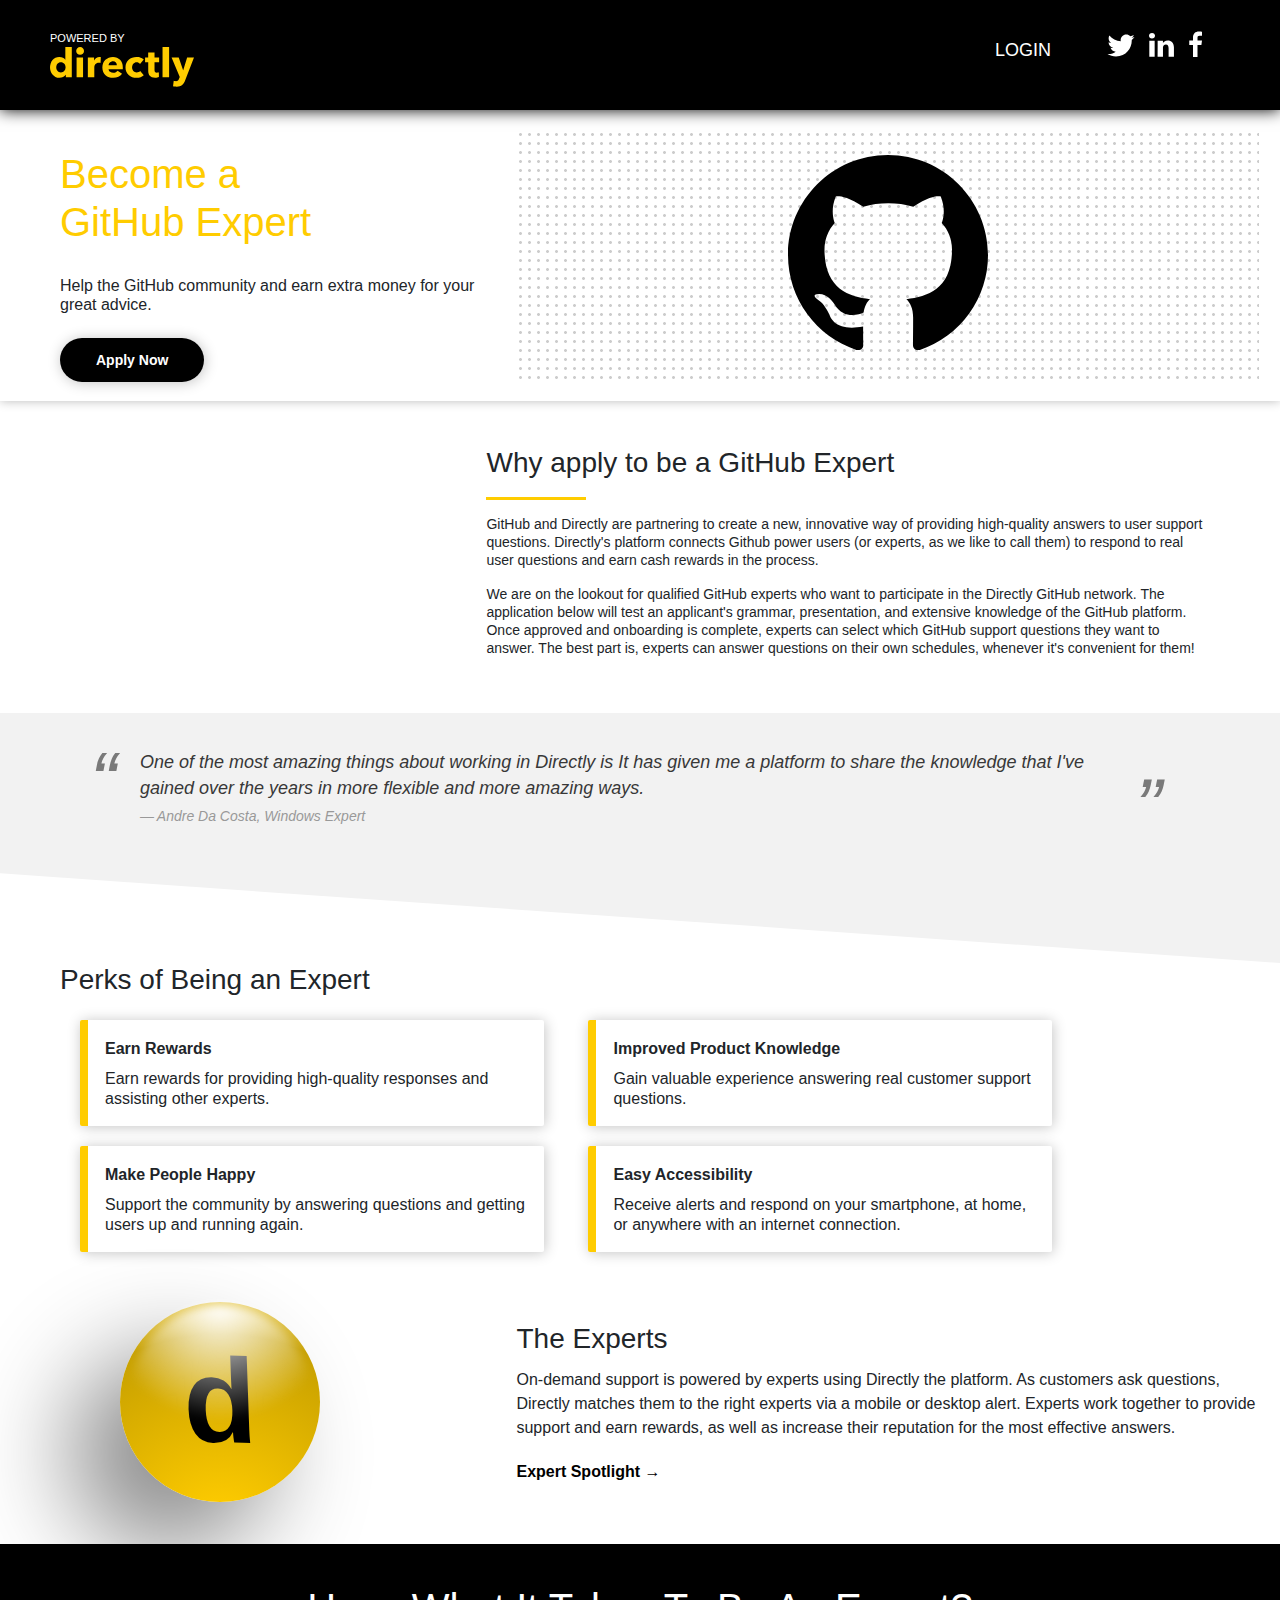
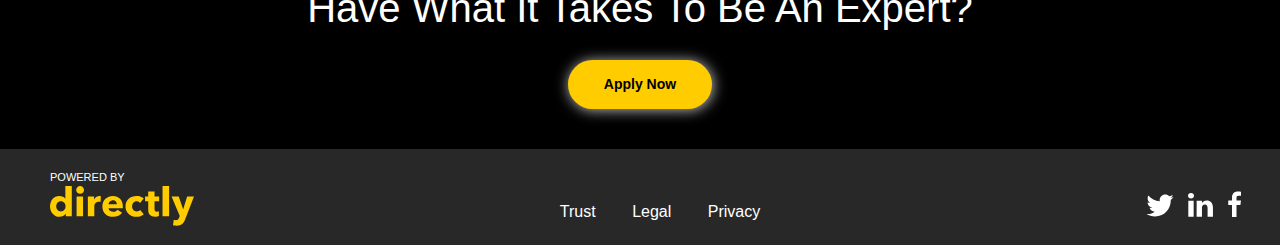
<file: apply/index.html>
<html>

<head>
  <link rel="stylesheet" href="css/index.css" type="text/css">
  <link href="https://maxcdn.bootstrapcdn.com/bootstrap/4.0.0/css/bootstrap.min.css" rel="stylesheet" />
  <link rel="icon" href="images/favicon.png" sizes="32x32">
  <link rel="icon" href="images/favicon.png" sizes="192x192">
  <link rel="apple-touch-icon-precomposed" href="/images/favicon.png">
  <meta name="msapplication-TileImage" content="/images/favicon.png">
</head>

<body>
  <div id="header">
    <div id="directly-logo">
      <span class="poweredby">Powered by</span>
      <img src="images/yellow-logo.svg" alt="Directly Logo" width="144" class="custom-logo" role="img">
    </div>
    <div class="directly-right-nav">
      <div class="textwidget custom-html-widget">
        <div class="social-icons">
          <a class="login-link" href="https://www.directly.com/login/auth?format=html" uk-icon="icon: twitter; ratio: 1.5" alt="Twitter Link" rel="noreferrer noopener">
            LOGIN
          </a><a class="uk-margin-medium-left uk-icon" href="https://twitter.com/directly" uk-icon="icon: twitter; ratio: 1.5" alt="Twitter Link" target="_blank" rel="noreferrer noopener"><svg width="30" height="30" viewBox="0 0 20 20"
              xmlns="http://www.w3.org/2000/svg">
              <path
                d="M19,4.74 C18.339,5.029 17.626,5.229 16.881,5.32 C17.644,4.86 18.227,4.139 18.503,3.28 C17.79,3.7 17.001,4.009 16.159,4.17 C15.485,3.45 14.526,3 13.464,3 C11.423,3 9.771,4.66 9.771,6.7 C9.771,6.99 9.804,7.269 9.868,7.539 C6.795,7.38 4.076,5.919 2.254,3.679 C1.936,4.219 1.754,4.86 1.754,5.539 C1.754,6.82 2.405,7.95 3.397,8.61 C2.79,8.589 2.22,8.429 1.723,8.149 L1.723,8.189 C1.723,9.978 2.997,11.478 4.686,11.82 C4.376,11.899 4.049,11.939 3.713,11.939 C3.475,11.939 3.245,11.919 3.018,11.88 C3.49,13.349 4.852,14.419 6.469,14.449 C5.205,15.429 3.612,16.019 1.882,16.019 C1.583,16.019 1.29,16.009 1,15.969 C2.635,17.019 4.576,17.629 6.662,17.629 C13.454,17.629 17.17,12 17.17,7.129 C17.17,6.969 17.166,6.809 17.157,6.649 C17.879,6.129 18.504,5.478 19,4.74">
              </path>
            </svg></a><a class="uk-margin-small-left uk-margin-small-right uk-icon" href="https://www.linkedin.com/company/2830004" uk-icon="icon: linkedin; ratio: 1.5" alt="LinkedIn Link" target="_blank" rel="noreferrer noopener"><svg width="30"
              height="30" viewBox="0 0 20 20" xmlns="http://www.w3.org/2000/svg">
              <path d="M5.77,17.89 L5.77,7.17 L2.21,7.17 L2.21,17.89 L5.77,17.89 L5.77,17.89 Z M3.99,5.71 C5.23,5.71 6.01,4.89 6.01,3.86 C5.99,2.8 5.24,2 4.02,2 C2.8,2 2,2.8 2,3.85 C2,4.88 2.77,5.7 3.97,5.7 L3.99,5.7 L3.99,5.71 L3.99,5.71 Z"></path>
              <path
                d="M7.75,17.89 L11.31,17.89 L11.31,11.9 C11.31,11.58 11.33,11.26 11.43,11.03 C11.69,10.39 12.27,9.73 13.26,9.73 C14.55,9.73 15.06,10.71 15.06,12.15 L15.06,17.89 L18.62,17.89 L18.62,11.74 C18.62,8.45 16.86,6.92 14.52,6.92 C12.6,6.92 11.75,7.99 11.28,8.73 L11.3,8.73 L11.3,7.17 L7.75,7.17 C7.79,8.17 7.75,17.89 7.75,17.89 L7.75,17.89 L7.75,17.89 Z">
              </path>
            </svg></a><a class="uk-icon uk-icon-fb" href="https://www.facebook.com/askdirectly" uk-icon="icon: facebook;ratio: 1.5" alt="Facebook Link" target="_blank" rel="noreferrer noopener"><svg width="30" height="30" viewBox="0 0 20 20"
              xmlns="http://www.w3.org/2000/svg">
              <path d="M11,10h2.6l0.4-3H11V5.3c0-0.9,0.2-1.5,1.5-1.5H14V1.1c-0.3,0-1-0.1-2.1-0.1C9.6,1,8,2.4,8,5v2H5.5v3H8v8h3V10z"></path>
            </svg></a> </div>
      </div>
    </div>
  </div>
  <div id="content">
    <div id="panel1" class="top-panel panel">
      <div class="p1-left left-col">
        <H1>Become a<br />GitHub Expert</H1>
        <H2>Help the GitHub community and earn extra money for your great advice.</H2>
        <a href="https://github.directly.com/apply/verify?referrer=GitHub_Community" class="cta">Apply Now</a>
      </div>
      <div class="p1-right right-col">
        <svg class="octicon octicon-mark-github v-align-middle" height="200" width="200" viewBox="0 0 16 16" version="1.1" aria-hidden="true">
          <path fill-rule="evenodd"
            d="M8 0C3.58 0 0 3.58 0 8c0 3.54 2.29 6.53 5.47 7.59.4.07.55-.17.55-.38 0-.19-.01-.82-.01-1.49-2.01.37-2.53-.49-2.69-.94-.09-.23-.48-.94-.82-1.13-.28-.15-.68-.52-.01-.53.63-.01 1.08.58 1.23.82.72 1.21 1.87.87 2.33.66.07-.52.28-.87.51-1.07-1.78-.2-3.64-.89-3.64-3.95 0-.87.31-1.59.82-2.15-.08-.2-.36-1.02.08-2.12 0 0 .67-.21 2.2.82.64-.18 1.32-.27 2-.27.68 0 1.36.09 2 .27 1.53-1.04 2.2-.82 2.2-.82.44 1.1.16 1.92.08 2.12.51.56.82 1.27.82 2.15 0 3.07-1.87 3.75-3.65 3.95.29.25.54.73.54 1.48 0 1.07-.01 1.93-.01 2.2 0 .21.15.46.55.38A8.013 8.013 0 0016 8c0-4.42-3.58-8-8-8z">
          </path>
        </svg>
      </div>
    </div>
    <div id="panel2" class="middle-panel panel">
      <div class="p2-left left-col embed-responsive embed-responsive-16by9">
          <iframe lass="embed-responsive-item" src="https://player.vimeo.com/video/180912063" frameborder="0" allow="autoplay; fullscreen" allowfullscreen></iframe>
        </div>
      <div class="p2-right right-col">
        <h3>
          Why apply to be a GitHub Expert
        </h3>
        <div class="std-txt">
          <p>GitHub and Directly are partnering to create a new, innovative way of providing high-quality answers to user support questions. Directly's platform connects Github power users (or experts, as we like to call them) to respond to real user questions and earn cash rewards in the process.</p>
          <p>We are on the lookout for qualified GitHub experts who want to participate in the Directly GitHub network. The application below will test an applicant's grammar, presentation, and extensive knowledge of the GitHub platform. Once approved and onboarding is complete, experts can select which GitHub support questions they want to answer. The best part is, experts can answer questions on their own schedules, whenever it's convenient for them!</p>
        </div>
            </div>

    </div>
    <div id="panel3" class="bottom-panel panel angle--bottom-left">
      <div id="agent-quote">
      <blockquote>
One of the most amazing things about working in Directly is It has given me a platform to share the knowledge that I've gained over the years in more flexible and more amazing ways.
<cite>Andre Da Costa, Windows Expert</cite>
</blockquote>
</div>
    </div>
    <div id="panel4" class="bottom-panel panel">
      <div>
      <h3>Perks of Being an Expert</h3>
      <div class="perk-card">
        <span class="perk-title">Earn Rewards</span>
        <span class="perk-txt">Earn rewards for providing high-quality responses and assisting other experts.</span>
      </div>
      <div class="perk-card">
        <span class="perk-title">Improved Product Knowledge</span>
        <span class="perk-txt">Gain valuable experience answering real customer support questions.&nbsp;&nbsp;&nbsp;&nbsp;&nbsp;&nbsp;&nbsp;&nbsp;&nbsp;&nbsp;&nbsp;&nbsp;&nbsp;&nbsp;&nbsp;&nbsp;&nbsp;&nbsp;&nbsp;&nbsp;&nbsp;&nbsp;&nbsp;&nbsp;</span>
      </div>
      <div class="perk-card">
        <span class="perk-title">Make People Happy</span>
        <span class="perk-txt">Support the community by answering questions and getting users up and running again.</span>
      </div>
      <div class="perk-card">
        <span class="perk-title">Easy Accessibility</span>
        <span class="perk-txt">Receive alerts and respond on your smartphone, at home, or anywhere with an internet connection.</span>
      </div>
    </div>
    </div>
      <div id="panel5" class="bottom-panel panel">
      <div class="p5-left left-col">
        <section class="stage">
  <figure class="ball">
    <span class="shadow"></span>
    <span class="directly-d"></span>
  </figure>
</section>
      </div>
      <div class="p5-right right-col">
        <h3>The Experts</h3>
        On-demand support is powered by experts using Directly the platform. As customers ask questions, Directly matches them to the right experts via a mobile or desktop alert. Experts work together to provide support and earn rewards, as well as increase their reputation for the most effective answers.
        <div class="expert-spotlight"><a href="https://www.directly.com/blog/?category=expert-spotlight" >Expert Spotlight →</a></div>

      </div>

    </div>
    <div id="panel6" class="bottom-panel panel">
      <div class="center">
        <h1>Have What It Takes To Be An Expert?
        </h1>
        <a href="https://github.directly.com/apply/verify?referrer=GitHub_Community" class="cta">Apply Now</a>
      </div>
    </div>
  </div>
    <div id="footer">
      <div id="directly-logo">
        <span class="poweredby">Powered by</span>
        <img src="images/yellow-logo.svg" alt="Directly Logo" width="144" class="custom-logo" role="img">
      </div>
      <div id="menu-footer-div" class="directly-middle-nav">
        <ul id="menu-footer" class="uk-subnav">
        <li class="menu-item"><a href="https://directly.com/trust/">Trust</a><p class="menu-title"><a href="https://directly.com/trust/"><span class="menu-description"> </span></a></p></li>
        <li class="menu-item"><a href="https://directly.com/legal/">Legal</a><p class="menu-title"><a href="https://directly.com/legal/"><span class="menu-description"> </span></a></p></li>
        <li class="menu-item"><a href="https://directly.com/legal/privacy/">Privacy</a></li>
        </ul>
      </div>
      <div class="directly-right-nav">
        <div class="textwidget custom-html-widget">
          <div class="social-icons">
          <a class="uk-margin-medium-left uk-icon" href="https://twitter.com/directly" uk-icon="icon: twitter; ratio: 1.5" alt="Twitter Link" target="_blank" rel="noreferrer noopener"><svg width="30" height="30" viewBox="0 0 20 20"
                xmlns="http://www.w3.org/2000/svg">
                <path
                  d="M19,4.74 C18.339,5.029 17.626,5.229 16.881,5.32 C17.644,4.86 18.227,4.139 18.503,3.28 C17.79,3.7 17.001,4.009 16.159,4.17 C15.485,3.45 14.526,3 13.464,3 C11.423,3 9.771,4.66 9.771,6.7 C9.771,6.99 9.804,7.269 9.868,7.539 C6.795,7.38 4.076,5.919 2.254,3.679 C1.936,4.219 1.754,4.86 1.754,5.539 C1.754,6.82 2.405,7.95 3.397,8.61 C2.79,8.589 2.22,8.429 1.723,8.149 L1.723,8.189 C1.723,9.978 2.997,11.478 4.686,11.82 C4.376,11.899 4.049,11.939 3.713,11.939 C3.475,11.939 3.245,11.919 3.018,11.88 C3.49,13.349 4.852,14.419 6.469,14.449 C5.205,15.429 3.612,16.019 1.882,16.019 C1.583,16.019 1.29,16.009 1,15.969 C2.635,17.019 4.576,17.629 6.662,17.629 C13.454,17.629 17.17,12 17.17,7.129 C17.17,6.969 17.166,6.809 17.157,6.649 C17.879,6.129 18.504,5.478 19,4.74">
                </path>
              </svg></a><a class="uk-margin-small-left uk-margin-small-right uk-icon" href="https://www.linkedin.com/company/2830004" uk-icon="icon: linkedin; ratio: 1.5" alt="LinkedIn Link" target="_blank" rel="noreferrer noopener"><svg width="30"
                height="30" viewBox="0 0 20 20" xmlns="http://www.w3.org/2000/svg">
                <path d="M5.77,17.89 L5.77,7.17 L2.21,7.17 L2.21,17.89 L5.77,17.89 L5.77,17.89 Z M3.99,5.71 C5.23,5.71 6.01,4.89 6.01,3.86 C5.99,2.8 5.24,2 4.02,2 C2.8,2 2,2.8 2,3.85 C2,4.88 2.77,5.7 3.97,5.7 L3.99,5.7 L3.99,5.71 L3.99,5.71 Z"></path>
                <path
                  d="M7.75,17.89 L11.31,17.89 L11.31,11.9 C11.31,11.58 11.33,11.26 11.43,11.03 C11.69,10.39 12.27,9.73 13.26,9.73 C14.55,9.73 15.06,10.71 15.06,12.15 L15.06,17.89 L18.62,17.89 L18.62,11.74 C18.62,8.45 16.86,6.92 14.52,6.92 C12.6,6.92 11.75,7.99 11.28,8.73 L11.3,8.73 L11.3,7.17 L7.75,7.17 C7.79,8.17 7.75,17.89 7.75,17.89 L7.75,17.89 L7.75,17.89 Z">
                </path>
              </svg></a><a class="uk-icon uk-icon-fb" href="https://www.facebook.com/askdirectly" uk-icon="icon: facebook;ratio: 1.5" alt="Facebook Link" target="_blank" rel="noreferrer noopener"><svg width="30" height="30" viewBox="0 0 20 20"
                xmlns="http://www.w3.org/2000/svg">
                <path d="M11,10h2.6l0.4-3H11V5.3c0-0.9,0.2-1.5,1.5-1.5H14V1.1c-0.3,0-1-0.1-2.1-0.1C9.6,1,8,2.4,8,5v2H5.5v3H8v8h3V10z"></path>
              </svg></a> </div>
        </div>
      </div>
    </div>
</body>
</html>
</file>
<file: apply/css/index.css>
/* ========= HEADER/NAVBAR ========== */
html {
  scroll-behavior: smooth;
}

body {
  font-family: 'Open Sans', sans-serif;
  margin: 0;
}
span, p, div, h1, h2, h3, h4{
  font-family: "open-sans", sans-serif;
}

.top-banner {
  background: #FFCC00;
  color: #000;
  z-index: 999;
}

#header {
  background-color: #000;
  box-shadow: 0px 0px 15px #000;
  padding: 30px 50px 80px;
}

#footer {
  background-color: #282828;
  padding: 20px 50px;
}

#directly-logo {
    position: absolute;
}

#header .directly-right-nav {
  width: 240px;
  float: right;
}

#footer .directly-right-nav {
  position: absolute;
  right: 20px;
  width: 120px;
  margin-top: -35px;
}

.poweredby {
  color: #FFF;
  text-transform: uppercase;
  font-size: 11px;
  display: block;
}

a.login-link {
  margin-right: 40px;
  bottom: 4px;
  position: relative;
  font-size: 18px;
  text-decoration: none;
}

a.login-link:hover {
  color: #FFCC00;
}

.social-icons {
  display: inline;
}

.social-icons a {
  color: #FFF;
  padding: 0 5px;
}

.social-icons a.uk-icon-fb {
  padding: 0;
}

.social-icons svg {
  fill: #FFF;
}

.social-icons svg:hover {
  fill: #FFCC00;
}

#panel1 {
  padding: 20px 0 10px 0;
  box-shadow: 0 0 10px #00000045;
  margin-bottom: 25px;
}

#panel1 h1 {
  color: #FFCC00;
}

#panel1 h2 {
  font-weight: 200;
  font-size: 16px;
  margin: 30px 0 36px 0;
}

#panel3 {
  background-color: #F2F2F2;
  margin-top: 20px;
  min-height: 250px;
}

.p1-left {
  /* max-width: 300px;*/
  /*float:left;*/
}

.p1-right {
  /*
  background: url([data-uri]
) repeat;
*/
background: url([data-uri]) repeat;

}

.p1-right.right-col {
  padding: 25px 30px;
}

.p2-left.left-col.embed-responsive.embed-responsive-16by9 {
  width: calc(40% - 100px);
  display: inline-block;
  margin: 5px 35px;
}

.v-align-middle {
  display: block;
  margin: auto;
}

a.cta {
  background: black;
  font-weight: bold;
  text-decoration: none;
  color: white;
  padding: 14px 36px;
  border-radius: 40px;
  font-size: 14px;
  box-shadow: 1px 1px 14px #c4c4c4;
}

#panel6 a.cta {
  background: #FFCC00;
    color: black;
    display: inline-block;
    margin: 20px 0 40px 0;
}

a.cta:hover {
  color: #ffcc00 !important;
  background: #000 !important;
  -webkit-transform: scale(1.1);
  -ms-transform: scale(1.1);
  transform: scale(1.1);
  text-decoration: none;
}

#panel6 a.cta:hover {
    color: #000 !important;
    background: #FFCC00 !important;
    padding: 14px 42px;
    font-weight: 900;
}

.left-col, .right-col {
  display: inline-block;
  vertical-align: top;
  min-width: 280px;
}

.left-col {
  width: 40%;
  padding: 20px 0px 20px 60px;
}

.right-col {
  width: 58%;
  padding: 20px 0px 20px 0px;
}

.std-txt {
  font-weight: 200;
  font-size: 14px;
  line-height: 18px;
  padding-right: 20px;
  margin-top: 30px;
}

h3 {
  padding-bottom: 5px;
  position: relative;
}

#panel2 h3::before {
  content: "";
  position: absolute;
  width: 100px;
  height: 1px;
  bottom: -15px;
  left: 0px;
  border-bottom: 3px solid #FFCC00;
}

.angle--bottom-left {
  position: relative;
  z-index: 10;
  overflow: hidden;
  clip-path: polygon(0 0, 100% 0, 100% 100%, 0 calc(100% - 7vw));
  -webkit-clip-path: polygon(0 0, 100% 0, 100% 100%, 0 calc(100% - 7vw));
}

#panel3 blockquote {
  margin: 10px auto 80px;
}
#panel6 {
  background-color:black;
  color: white;
}
#panel6 .center {
  text-align: center;
  width:100%;
}

#panel6 h1 {
padding: 40px 0px 0px 0;
}

blockquote {
  font-size: 18px;
  font-style: italic;
  margin: 0.25em 0;
  padding: 0.35em 40px;
  line-height: 1.45;
  position: relative;
  color: #383838;
}

#agent-quote {
  margin: 10px auto;
  padding: 10px 100px;
}

blockquote:before {
  display: block;
  padding-left: 10px;
  content: "\201C";
  font-size: 80px;
  position: absolute;
  left: -20px;
  top: -20px;
  color: #7a7a7a;
}

blockquote:after {
  display: block;
  padding-left: 10px;
  content: "\201E";
  font-size: 80px;
  position: absolute;
  right: 10px;
  bottom: 15px;
  color: #7a7a7a;
}

cite {
  color: #999999;
  font-size: 14px;
  display: block;
  margin-top: 5px;
}

cite:before {
  content: "\2014 \2009";
}

#panel4 {
  padding: 0 60px;
}

.perk-card {
  box-shadow: 1px 1px 14px #c4c4c4;
  display: inline-block;
  border-left: 8px solid #FFCC00;
  margin: 10px 20px;
  max-width: 40%;
  padding: 17px;
  min-width: 340px;
  border-radius: 2px;
  min-height: 106px;
  vertical-align: top;
}

.perk-title {
  display: block;
  font-weight: 600;
  padding-bottom: 8px
}

.perk-txt {
  font-weight: 200;
  line-height: 20px;
}

.stage {
  width: 200px;
  height: 200px;
  display: inline-block;
  margin: 20px 0px 20px 60px;
  perspective: 1200px;
  perspective-origin: 50% 50%;
}

.ball {
  display: inline-block;
  width: 100%;
  height: 100%;
  margin: 0;
  border-radius: 50%;
  position: relative;
  background: radial-gradient(circle at 50% 120%, #ffcc00b3, #FFCC00 10%, #c7a000 80%, #ffcc0061 100%);
  box-shadow: -50px 50px 100px #00000073;
}

.ball:before {
  content: "";
  position: absolute;
  top: 1%;
  left: 5%;
  width: 90%;
  height: 90%;
  border-radius: 50%;
  background: radial-gradient(circle at 50% 0px, #ffffff, rgba(255, 255, 255, 0) 58%);
  filter: blur(5px);
  z-index: 2;
}

.ball .directly-d {
  margin: 50% 0%;
  transform: translateX(68px) translateY(-60px) skewX(2deg) skewY(2deg);
  position: absolute;
}

.ball .directly-d:before {
  content: "d";
  display: block;
  position: absolute;
  text-align: center;
  height: 80px;
  width: 100px;
  left: 50px;
  margin-left: -70px;
  top: 45px;
  margin-top: -40px;
  color: black;
  /* font-family: Arial; */
  font-size: 120px;
  line-height: 104px;
  font-weight: bold;
  font-family: sans-serif;
}

.p5-right {
  vertical-align: bottom;
  margin: 40px 0;
}

.expert-spotlight {
  margin-top: 20px;
}

.expert-spotlight a {
  font-weight: bold;
  color: #000;
  text-decoration: none;
  position: relative;
}

.expert-spotlight a:hover {
  color: #000;
  text-decoration: none;
}

.expert-spotlight a:hover:after {
  content: "";
  border-bottom: 3px solid #FFCC00;
  position: absolute;
  left: 0;
  right: 0;
  bottom: -5px;
}
#menu-footer, #menu-footer-div, li.menu-item {
    display: inline;
}
#menu-footer-div {
    text-align: center;
    width: 100%;
    display: inline-block;
  }
p.menu-title {
    display: inline-block;
}
#menu-footer.uk-subnav > li > a {
    font-size: 1rem;
    padding: 0 0 5px 0;
    line-height: 1em;
    text-transform: none;
    display: inline-block;
}
#menu-footer li a {
    display: block;
    color: white;
    text-align: center;
    padding: 16px;
    text-decoration: none;
}
#menu-footer .uk-subnav > li {
    display: inline;
}
#menu-footer.uk-subnav > li > a:hover {
    text-decoration: none;
    border-bottom: 2px solid #ffcc00;
}

@media (max-width: 845px) {

  /*
.p1-right {
      position: relative;
      padding: 20px auto;
  }
  */
  .directly-right-nav {
      transform: scale(0.8);
    }
#header .directly-right-nav {
    top: 38px;
    right: -20px;
  }

  #footer .directly-right-nav {

    }

  .p5-left, .p1-right {
    display: none;
  }

  .p5-right, .p2-right {
    margin: 40px 0 40px 60px;
  }

  .left-col, .right-col {
    width: calc(100% - 100px);
  }
  .p2-left.left-col.embed-responsive.embed-responsive-16by9 {
    width: calc(100% - 100px);
}
.perk-card {
    max-width: 546px;
  }
  #panel6 h1 {
    font-size: 4vw;
}
#footer #menu-footer {
    float: right;
}
#footer .directly-right-nav {
    display: none;
}

}

@media (min-width: 1485px) {
  .perk-card {
    max-width: 546px;
  }
}
</file>
